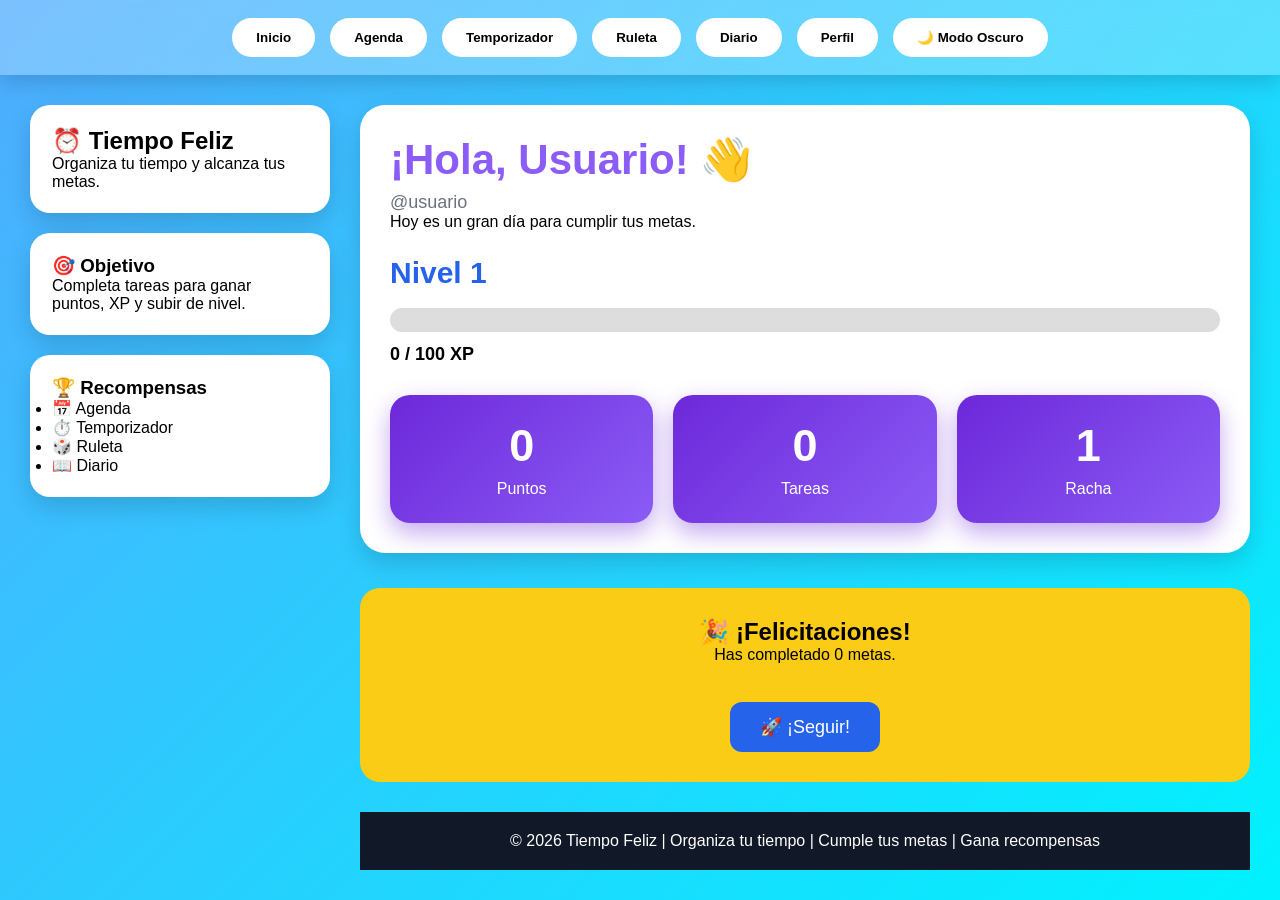
<file: index.html>
<!DOCTYPE html>
<html lang="es">

<head>

<meta charset="UTF-8">
<meta name="viewport" content="width=device-width, initial-scale=1.0">

<title>Tiempo Feliz</title>

<style>

*{
margin:0;
padding:0;
box-sizing:border-box;
font-family:'Segoe UI',sans-serif;
}

body{
background:linear-gradient(135deg,#4facfe,#00f2fe);
min-height:100vh;
transition:.4s;
}

body.dark-mode{
background:linear-gradient(135deg,#0f172a,#1e293b,#111827);
color:white;
}

.navbar{
position:sticky;
top:0;
display:flex;
justify-content:center;
align-items:center;
gap:15px;
padding:18px;
background:rgba(255,255,255,.25);
backdrop-filter:blur(15px);
box-shadow:0 8px 20px rgba(0,0,0,.15);
z-index:999;
}

.dark-mode .navbar{
background:#111827;
}

.navbar button{
padding:12px 24px;
border:none;
border-radius:30px;
background:white;
cursor:pointer;
font-weight:bold;
transition:.3s;
}

.dark-mode .navbar button{
background:#1f2937;
color:white;
}

.navbar button:hover{
background:#2563eb;
color:white;
transform:translateY(-3px);
}

.navbar a{
text-decoration:none;
color:inherit;
}

.dashboard{
display:flex;
gap:30px;
padding:30px;
}

.sidebar{
width:300px;
display:flex;
flex-direction:column;
gap:20px;
}

.logo,.card{
background:white;
border-radius:20px;
padding:22px;
box-shadow:0 10px 25px rgba(0,0,0,.15);
}

.dark-mode .logo,
.dark-mode .card{
background:#1f2937;
}

.card:hover{
transform:translateY(-5px);
}

.contenido{
flex:1;
}

.bienvenida{
background:white;
padding:30px;
border-radius:25px;
box-shadow:0 10px 25px rgba(0,0,0,.15);
}

.dark-mode .bienvenida{
background:#1f2937;
}

#saludo{
font-size:42px;
color:#8b5cf6;
}

#usuarioInicio{
margin-top:8px;
font-size:18px;
color:#6b7280;
}

.dark-mode #usuarioInicio{
color:#cbd5e1;
}

#nivelTexto{
margin-top:25px;
font-size:30px;
color:#2563eb;
}

.dark-mode #nivelTexto{
color:#60a5fa;
}

.barra{
width:100%;
height:24px;
background:#ddd;
border-radius:30px;
overflow:hidden;
margin-top:18px;
}

.progreso{
height:100%;
width:0%;
background:linear-gradient(90deg,#22c55e,#10b981);
transition:1s;
}

#xpTexto{
margin-top:12px;
font-size:18px;
font-weight:bold;
}

.estadisticas{
display:grid;
grid-template-columns:repeat(3,1fr);
gap:20px;
margin-top:30px;
}

.estadistica{
background:linear-gradient(135deg,#6d28d9,#8b5cf6);
color:white;
padding:25px;
border-radius:20px;
text-align:center;
box-shadow:0 10px 25px rgba(109,40,217,.4);
transition:.3s;
}

.estadistica:hover{
transform:translateY(-8px);
}

.estadistica h2{
font-size:45px;
margin-bottom:8px;
}

.felicitacion{
margin-top:35px;
background:#facc15;
padding:30px;
border-radius:20px;
text-align:center;
}

.seguir{
margin-top:20px;
padding:14px 30px;
border:none;
border-radius:12px;
background:#2563eb;
color:white;
font-size:18px;
cursor:pointer;
}

footer{
margin-top:30px;
background:#111827;
color:white;
padding:20px;
text-align:center;
}

</style>

</head>

<body>

<nav class="navbar">

<button>Inicio</button>

<button><a href="agenda.html">Agenda</a></button>

<button><a href="temporizador.html">Temporizador</a></button>

<button><a href="ruleta.html">Ruleta</a></button>

<button><a href="diario.html">Diario</a></button>

<button><a href="perfil.html">Perfil</a></button>

<button id="modoBtn" onclick="cambiarModo()">

🌙 Modo Oscuro

</button>

</nav>

<div class="dashboard">

<aside class="sidebar">

<div class="logo">

<h2>⏰ Tiempo Feliz</h2>

<p>Organiza tu tiempo y alcanza tus metas.</p>

</div>

<div class="card">

<h3>🎯 Objetivo</h3>

<p>Completa tareas para ganar puntos, XP y subir de nivel.</p>

</div>

<div class="card">

<h3>🏆 Recompensas</h3>

<ul>

<li>📅 Agenda</li>
<li>⏱️ Temporizador</li>
<li>🎲 Ruleta</li>
<li>📖 Diario</li>

</ul>

</div>

</aside>

<main class="contenido">

<section class="bienvenida">

<h2 id="saludo">¡Hola! 👋</h2>

<p id="usuarioInicio">@usuario</p>

<p>Hoy es un gran día para cumplir tus metas.</p>

<h3 id="nivelTexto">Nivel 1</h3>

<div class="barra">

<div class="progreso" id="barraXP"></div>

</div>

<p id="xpTexto">0 / 100 XP</p>

<div class="estadisticas">

<div class="estadistica">

<h2 id="puntos">0</h2>

<p>Puntos</p>

</div>

<div class="estadistica">

<h2 id="tareas">0</h2>

<p>Tareas</p>

</div>

<div class="estadistica">

<h2 id="racha">1</h2>

<p>Racha</p>

</div>

</div>

</section>

<section class="felicitacion">

<h2>🎉 ¡Felicitaciones!</h2>

<p>Has completado <span id="metasCompletadas">0</span> metas.</p>

<br>

<button class="seguir">

🚀 ¡Seguir!

</button>

</section>
<footer>

<p>© 2026 Tiempo Feliz | Organiza tu tiempo | Cumple tus metas | Gana recompensas</p>

</footer>

<script>

// ==========================
// CARGAR DATOS
// ==========================

window.onload=function(){

    // Tema
    if(localStorage.getItem("tema")=="oscuro"){

        document.body.classList.add("dark-mode");
        document.getElementById("modoBtn").innerHTML="☀️ Modo Claro";

    }

    actualizarDashboard();

}

// ==========================
// ACTUALIZAR DASHBOARD
// ==========================

function actualizarDashboard(){

    let nombre=localStorage.getItem("nombre") || "Usuario";
    let usuario=localStorage.getItem("usuario") || "usuario";

    let puntos=Number(localStorage.getItem("puntos")) || 0;
    let tareas=Number(localStorage.getItem("tareas")) || 0;
    let xp=Number(localStorage.getItem("xp")) || 0;
    let nivel=Number(localStorage.getItem("nivel")) || 1;
    let racha=Number(localStorage.getItem("racha")) || 1;

    document.getElementById("saludo").innerHTML=
    "¡Hola, "+nombre+"! 👋";

    document.getElementById("usuarioInicio").innerHTML=
    "@"+usuario;

    document.getElementById("puntos").innerHTML=
    puntos;

    document.getElementById("tareas").innerHTML=
    tareas;

    document.getElementById("racha").innerHTML=
    racha;

    document.getElementById("nivelTexto").innerHTML=
    "Nivel "+nivel;

    document.getElementById("xpTexto").innerHTML=
    xp+" / 100 XP";

    document.getElementById("barraXP").style.width=
    xp+"%";

    document.getElementById("metasCompletadas").innerHTML=
    tareas;

}

// ==========================
// MODO OSCURO
// ==========================

function cambiarModo(){

    document.body.classList.toggle("dark-mode");

    if(document.body.classList.contains("dark-mode")){

        localStorage.setItem("tema","oscuro");
        document.getElementById("modoBtn").innerHTML="☀️ Modo Claro";

    }else{

        localStorage.setItem("tema","claro");
        document.getElementById("modoBtn").innerHTML="🌙 Modo Oscuro";

    }

}

// ==========================
// ACTUALIZAR AUTOMÁTICAMENTE
// ==========================

setInterval(actualizarDashboard,500);

// ==========================
// EFECTO TARJETAS
// ==========================

document.querySelectorAll(".estadistica").forEach(function(card){

    card.addEventListener("mouseenter",function(){

        card.style.transform="translateY(-8px) scale(1.05)";

    });

    card.addEventListener("mouseleave",function(){

        card.style.transform="translateY(0) scale(1)";

    });

});

</script>

</body>

</html>
</file>
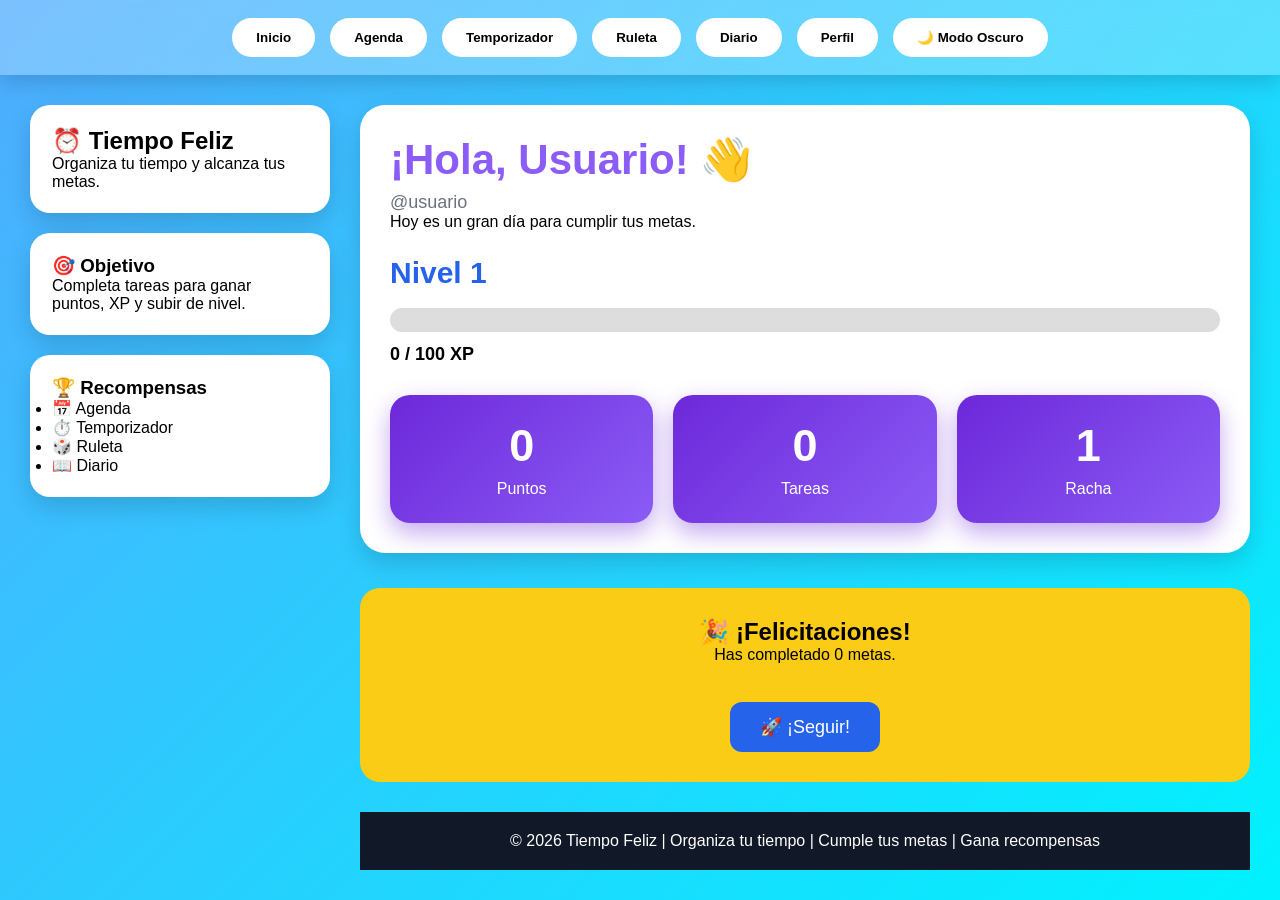
<file: tiempo feliz/index.html>
<!DOCTYPE html>
<html lang="es">

<head>

<meta charset="UTF-8">
<meta name="viewport" content="width=device-width, initial-scale=1.0">

<title>Tiempo Feliz</title>

<style>

*{
margin:0;
padding:0;
box-sizing:border-box;
font-family:'Segoe UI',sans-serif;
}

body{
background:linear-gradient(135deg,#4facfe,#00f2fe);
min-height:100vh;
transition:.4s;
}

body.dark-mode{
background:linear-gradient(135deg,#0f172a,#1e293b,#111827);
color:white;
}

.navbar{
position:sticky;
top:0;
display:flex;
justify-content:center;
align-items:center;
gap:15px;
padding:18px;
background:rgba(255,255,255,.25);
backdrop-filter:blur(15px);
box-shadow:0 8px 20px rgba(0,0,0,.15);
z-index:999;
}

.dark-mode .navbar{
background:#111827;
}

.navbar button{
padding:12px 24px;
border:none;
border-radius:30px;
background:white;
cursor:pointer;
font-weight:bold;
transition:.3s;
}

.dark-mode .navbar button{
background:#1f2937;
color:white;
}

.navbar button:hover{
background:#2563eb;
color:white;
transform:translateY(-3px);
}

.navbar a{
text-decoration:none;
color:inherit;
}

.dashboard{
display:flex;
gap:30px;
padding:30px;
}

.sidebar{
width:300px;
display:flex;
flex-direction:column;
gap:20px;
}

.logo,.card{
background:white;
border-radius:20px;
padding:22px;
box-shadow:0 10px 25px rgba(0,0,0,.15);
}

.dark-mode .logo,
.dark-mode .card{
background:#1f2937;
}

.card:hover{
transform:translateY(-5px);
}

.contenido{
flex:1;
}

.bienvenida{
background:white;
padding:30px;
border-radius:25px;
box-shadow:0 10px 25px rgba(0,0,0,.15);
}

.dark-mode .bienvenida{
background:#1f2937;
}

#saludo{
font-size:42px;
color:#8b5cf6;
}

#usuarioInicio{
margin-top:8px;
font-size:18px;
color:#6b7280;
}

.dark-mode #usuarioInicio{
color:#cbd5e1;
}

#nivelTexto{
margin-top:25px;
font-size:30px;
color:#2563eb;
}

.dark-mode #nivelTexto{
color:#60a5fa;
}

.barra{
width:100%;
height:24px;
background:#ddd;
border-radius:30px;
overflow:hidden;
margin-top:18px;
}

.progreso{
height:100%;
width:0%;
background:linear-gradient(90deg,#22c55e,#10b981);
transition:1s;
}

#xpTexto{
margin-top:12px;
font-size:18px;
font-weight:bold;
}

.estadisticas{
display:grid;
grid-template-columns:repeat(3,1fr);
gap:20px;
margin-top:30px;
}

.estadistica{
background:linear-gradient(135deg,#6d28d9,#8b5cf6);
color:white;
padding:25px;
border-radius:20px;
text-align:center;
box-shadow:0 10px 25px rgba(109,40,217,.4);
transition:.3s;
}

.estadistica:hover{
transform:translateY(-8px);
}

.estadistica h2{
font-size:45px;
margin-bottom:8px;
}

.felicitacion{
margin-top:35px;
background:#facc15;
padding:30px;
border-radius:20px;
text-align:center;
}

.seguir{
margin-top:20px;
padding:14px 30px;
border:none;
border-radius:12px;
background:#2563eb;
color:white;
font-size:18px;
cursor:pointer;
}

footer{
margin-top:30px;
background:#111827;
color:white;
padding:20px;
text-align:center;
}

</style>

</head>

<body>

<nav class="navbar">

<button>Inicio</button>

<button><a href="botones/agenda.html">Agenda</a></button>

<button><a href="botones/temporizador.html">Temporizador</a></button>

<button><a href="botones/ruleta.html">Ruleta</a></button>

<button><a href="botones/diario.html">Diario</a></button>

<button><a href="botones/perfil.html">Perfil</a></button>

<button id="modoBtn" onclick="cambiarModo()">

🌙 Modo Oscuro

</button>

</nav>

<div class="dashboard">

<aside class="sidebar">

<div class="logo">

<h2>⏰ Tiempo Feliz</h2>

<p>Organiza tu tiempo y alcanza tus metas.</p>

</div>

<div class="card">

<h3>🎯 Objetivo</h3>

<p>Completa tareas para ganar puntos, XP y subir de nivel.</p>

</div>

<div class="card">

<h3>🏆 Recompensas</h3>

<ul>

<li>📅 Agenda</li>
<li>⏱️ Temporizador</li>
<li>🎲 Ruleta</li>
<li>📖 Diario</li>

</ul>

</div>

</aside>

<main class="contenido">

<section class="bienvenida">

<h2 id="saludo">¡Hola! 👋</h2>

<p id="usuarioInicio">@usuario</p>

<p>Hoy es un gran día para cumplir tus metas.</p>

<h3 id="nivelTexto">Nivel 1</h3>

<div class="barra">

<div class="progreso" id="barraXP"></div>

</div>

<p id="xpTexto">0 / 100 XP</p>

<div class="estadisticas">

<div class="estadistica">

<h2 id="puntos">0</h2>

<p>Puntos</p>

</div>

<div class="estadistica">

<h2 id="tareas">0</h2>

<p>Tareas</p>

</div>

<div class="estadistica">

<h2 id="racha">1</h2>

<p>Racha</p>

</div>

</div>

</section>

<section class="felicitacion">

<h2>🎉 ¡Felicitaciones!</h2>

<p>Has completado <span id="metasCompletadas">0</span> metas.</p>

<br>

<button class="seguir">

🚀 ¡Seguir!

</button>

</section>
<footer>

<p>© 2026 Tiempo Feliz | Organiza tu tiempo | Cumple tus metas | Gana recompensas</p>

</footer>

<script>

// ==========================
// CARGAR DATOS
// ==========================

window.onload=function(){

    // Tema
    if(localStorage.getItem("tema")=="oscuro"){

        document.body.classList.add("dark-mode");
        document.getElementById("modoBtn").innerHTML="☀️ Modo Claro";

    }

    actualizarDashboard();

}

// ==========================
// ACTUALIZAR DASHBOARD
// ==========================

function actualizarDashboard(){

    let nombre=localStorage.getItem("nombre") || "Usuario";
    let usuario=localStorage.getItem("usuario") || "usuario";

    let puntos=Number(localStorage.getItem("puntos")) || 0;
    let tareas=Number(localStorage.getItem("tareas")) || 0;
    let xp=Number(localStorage.getItem("xp")) || 0;
    let nivel=Number(localStorage.getItem("nivel")) || 1;
    let racha=Number(localStorage.getItem("racha")) || 1;

    document.getElementById("saludo").innerHTML=
    "¡Hola, "+nombre+"! 👋";

    document.getElementById("usuarioInicio").innerHTML=
    "@"+usuario;

    document.getElementById("puntos").innerHTML=
    puntos;

    document.getElementById("tareas").innerHTML=
    tareas;

    document.getElementById("racha").innerHTML=
    racha;

    document.getElementById("nivelTexto").innerHTML=
    "Nivel "+nivel;

    document.getElementById("xpTexto").innerHTML=
    xp+" / 100 XP";

    document.getElementById("barraXP").style.width=
    xp+"%";

    document.getElementById("metasCompletadas").innerHTML=
    tareas;

}

// ==========================
// MODO OSCURO
// ==========================

function cambiarModo(){

    document.body.classList.toggle("dark-mode");

    if(document.body.classList.contains("dark-mode")){

        localStorage.setItem("tema","oscuro");
        document.getElementById("modoBtn").innerHTML="☀️ Modo Claro";

    }else{

        localStorage.setItem("tema","claro");
        document.getElementById("modoBtn").innerHTML="🌙 Modo Oscuro";

    }

}

// ==========================
// ACTUALIZAR AUTOMÁTICAMENTE
// ==========================

setInterval(actualizarDashboard,500);

// ==========================
// EFECTO TARJETAS
// ==========================

document.querySelectorAll(".estadistica").forEach(function(card){

    card.addEventListener("mouseenter",function(){

        card.style.transform="translateY(-8px) scale(1.05)";

    });

    card.addEventListener("mouseleave",function(){

        card.style.transform="translateY(0) scale(1)";

    });

});

</script>

</body>

</html>
</file>
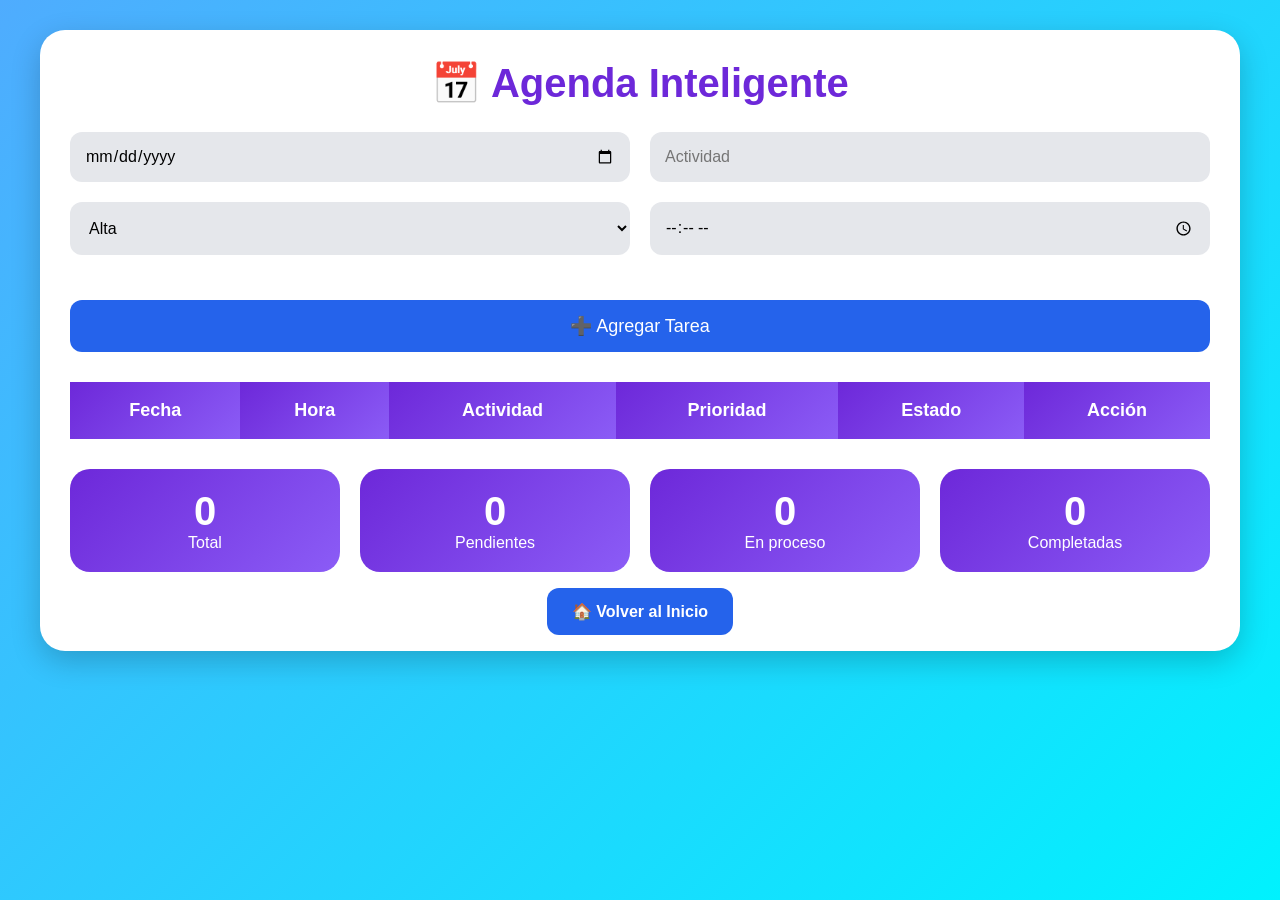
<file: agenda.html>
<!DOCTYPE html>
<html lang="es">

<head>

<meta charset="UTF-8">
<meta name="viewport" content="width=device-width, initial-scale=1.0">

<title>Agenda | Tiempo Feliz</title>

<link rel="stylesheet" href="stylesagenda.css">

</head>

<body>

<div class="contenedor">

<h1>📅 Agenda Inteligente</h1>

<div class="panel">

<input
type="date"
id="fecha">

<input
type="text"
id="actividad"
placeholder="Actividad">

<select id="prioridad">

<option>Alta</option>
<option>Media</option>
<option>Baja</option>

</select>

<input
type="time"
id="hora">

</div>

<button
class="btnAgregar"
onclick="agregarTarea()">

➕ Agregar Tarea

</button>

<div class="tabla">

<table>

<thead>

<tr>

<th>Fecha</th>
<th>Hora</th>
<th>Actividad</th>
<th>Prioridad</th>
<th>Estado</th>
<th>Acción</th>

</tr>

</thead>

<tbody id="listaTareas">

</tbody>

</table>

</div>

<div class="resumen">

<div class="tarjeta">

<h2 id="totalTareas">0</h2>

<p>Total</p>

</div>

<div class="tarjeta">

<h2 id="pendientes">0</h2>

<p>Pendientes</p>

</div>

<div class="tarjeta">

<h2 id="proceso">0</h2>

<p>En proceso</p>

</div>

<div class="tarjeta">

<h2 id="completadas">0</h2>

<p>Completadas</p>

</div>

</div>

<div class="inicio">

<a href="../index.html">

🏠 Volver al Inicio

</a>

</div>
<script>

let tareas = JSON.parse(localStorage.getItem("agenda")) || [];

// ==========================
// CARGAR
// ==========================

window.onload = function(){

    if(localStorage.getItem("tema")=="oscuro"){

        document.body.classList.add("dark-mode");

    }

    mostrarTareas();

}

// ==========================
// AGREGAR TAREA
// ==========================

function agregarTarea(){

    let fecha=document.getElementById("fecha").value;
    let actividad=document.getElementById("actividad").value.trim();
    let prioridad=document.getElementById("prioridad").value;
    let hora=document.getElementById("hora").value;

    if(fecha=="" || actividad=="" || hora==""){

        alert("Completa todos los campos");
        return;

    }

    tareas.push({

        fecha:fecha,
        actividad:actividad,
        prioridad:prioridad,
        hora:hora,
        estado:"Pendiente",
        recompensa:false

    });

    localStorage.setItem("agenda",JSON.stringify(tareas));

    document.getElementById("fecha").value="";
    document.getElementById("actividad").value="";
    document.getElementById("hora").value="";

    mostrarTareas();

}

// ==========================
// MOSTRAR TAREAS
// ==========================

function mostrarTareas(){

    let lista=document.getElementById("listaTareas");

    lista.innerHTML="";

    let pendientes=0;
    let proceso=0;
    let completadas=0;

    tareas.forEach(function(tarea,index){

        if(tarea.estado=="Pendiente") pendientes++;
        if(tarea.estado=="En proceso") proceso++;
        if(tarea.estado=="Completada") completadas++;

        lista.innerHTML+=`

<tr>

<td>${tarea.fecha}</td>

<td>${tarea.hora}</td>

<td>${tarea.actividad}</td>

<td>${tarea.prioridad}</td>

<td>

<select
class="estado"
onchange="cambiarEstado(${index},this.value)">

<option value="Pendiente"
${tarea.estado=="Pendiente"?"selected":""}>
⏳ Pendiente
</option>

<option value="En proceso"
${tarea.estado=="En proceso"?"selected":""}>
🔄 En proceso
</option>

<option value="Completada"
${tarea.estado=="Completada"?"selected":""}>
✅ Completada
</option>

</select>

</td>

<td class="acciones">

<button
class="editar"
onclick="editar(${index})">

✏️

</button>

<button
class="eliminar"
onclick="eliminar(${index})">

🗑️

</button>

</td>

</tr>

`;

    });

    document.getElementById("totalTareas").innerHTML=tareas.length;
    document.getElementById("pendientes").innerHTML=pendientes;
    document.getElementById("proceso").innerHTML=proceso;
    document.getElementById("completadas").innerHTML=completadas;

}
// ==========================
// CAMBIAR ESTADO
// ==========================

function cambiarEstado(index, estado){

    tareas[index].estado = estado;

    if(estado=="Completada" && !tareas[index].recompensa){

        tareas[index].recompensa = true;

        let puntos = Number(localStorage.getItem("puntos")) || 0;
        let xp = Number(localStorage.getItem("xp")) || 0;
        let nivel = Number(localStorage.getItem("nivel")) || 1;
        let tareasCompletadas = Number(localStorage.getItem("tareas")) || 0;
        let racha = Number(localStorage.getItem("racha")) || 1;

        puntos += 10;
        xp += 10;
        tareasCompletadas++;

        // Subir de nivel automáticamente
        while(xp >= 100){
            xp -= 100;
            nivel++;
            alert("🎉 ¡Felicidades! Subiste al Nivel " + nivel);
        }

        localStorage.setItem("puntos", puntos);
        localStorage.setItem("xp", xp);
        localStorage.setItem("nivel", nivel);
        localStorage.setItem("tareas", tareasCompletadas);
        localStorage.setItem("racha", racha);

    }

    localStorage.setItem("agenda", JSON.stringify(tareas));

    mostrarTareas();

}

// ==========================
// EDITAR
// ==========================

function editar(index){

    let nuevo = prompt("Editar actividad:", tareas[index].actividad);

    if(nuevo==null) return;

    nuevo = nuevo.trim();

    if(nuevo=="") return;

    tareas[index].actividad = nuevo;

    localStorage.setItem("agenda", JSON.stringify(tareas));

    mostrarTareas();

}

// ==========================
// ELIMINAR
// ==========================

function eliminar(index){

    if(confirm("¿Eliminar esta tarea?")){

        tareas.splice(index,1);

        localStorage.setItem("agenda", JSON.stringify(tareas));

        mostrarTareas();

    }

}

// ==========================
// ACTUALIZAR AUTOMÁTICAMENTE
// ==========================

setInterval(function(){

    tareas = JSON.parse(localStorage.getItem("agenda")) || [];

    mostrarTareas();

},1000);

</script>

</body>

</html>
</file>
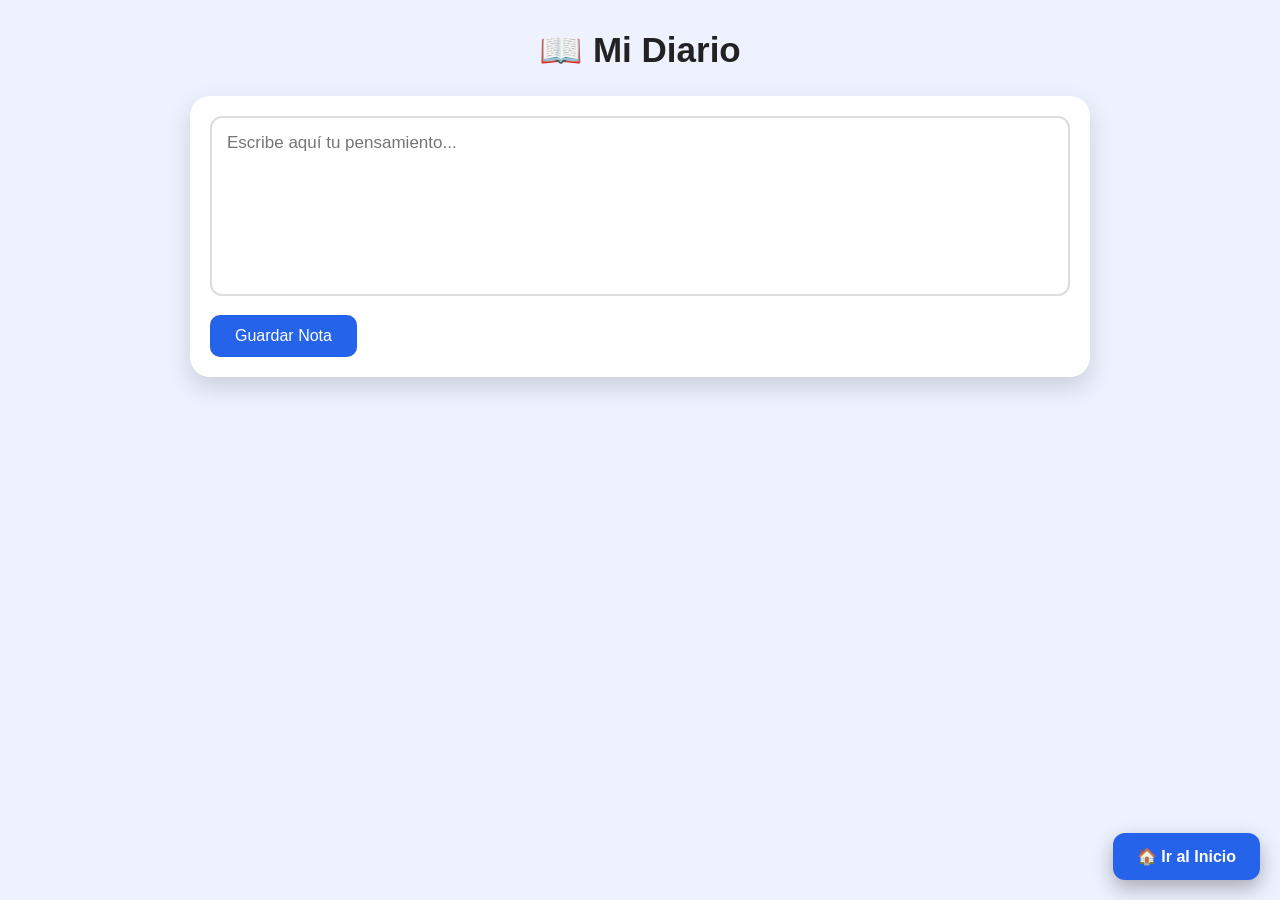
<file: diario.html>
<!DOCTYPE html>
<html lang="es">

<head>

<meta charset="UTF-8">
<meta name="viewport" content="width=device-width, initial-scale=1.0">

<title>Mi Diario</title>

<link rel="stylesheet" href="stylesdiario.css">

</head>

<body>
<a href="../index.html" class="btn-inicio">
    🏠 Ir al Inicio
</a>

<div class="app">

<div class="header">
<h1>📖 Mi Diario</h1>
</div>

<div class="editor">

<textarea
id="textoNota"
placeholder="Escribe aquí tu pensamiento...">
</textarea>

<button
class="btn"
onclick="guardarNota()">

Guardar Nota

</button>

</div>

<div
class="notas"
id="listaNotas">

</div>
<script>

// ===== MODO OSCURO =====
function aplicarTema(){

    if(localStorage.getItem("tema")=="oscuro"){
        document.body.classList.add("dark");
    }else{
        document.body.classList.remove("dark");
    }

}

window.onload=function(){

    aplicarTema();

    mostrarNotas();

};

window.addEventListener("focus",aplicarTema);

// ===== NOTAS =====

let notas=JSON.parse(localStorage.getItem("notas")) || [];

function guardarNota(){

    let texto=document.getElementById("textoNota").value.trim();

    if(texto==""){
        alert("Escribe una nota.");
        return;
    }

    notas.push({

        texto:texto,
        fecha:new Date().toLocaleString()

    });

    localStorage.setItem("notas",JSON.stringify(notas));

    document.getElementById("textoNota").value="";

    mostrarNotas();

}

function mostrarNotas(){

    let lista=document.getElementById("listaNotas");

    lista.innerHTML="";

    notas.slice().reverse().forEach((nota,i)=>{

        lista.innerHTML+=`

        <div class="card">

            <div class="fecha">
                📅 ${nota.fecha}
            </div>

            <div class="texto">
                ${nota.texto}
            </div>

            <button class="btn"
            onclick="editarNota(${notas.length-1-i})">
            ✏️ Editar
            </button>

            <button class="delete"
            onclick="eliminarNota(${notas.length-1-i})">
            🗑️ Eliminar
            </button>

        </div>

        `;

    });

}

function editarNota(i){

    let nuevo=prompt("Editar nota",notas[i].texto);

    if(nuevo!=null && nuevo.trim()!=""){

        notas[i].texto=nuevo;

        localStorage.setItem("notas",JSON.stringify(notas));

        mostrarNotas();

    }

}

function eliminarNota(i){

    if(confirm("¿Eliminar nota?")){

        notas.splice(i,1);

        localStorage.setItem("notas",JSON.stringify(notas));

        mostrarNotas();

    }

}

</script>

</body>
</html>
</file>
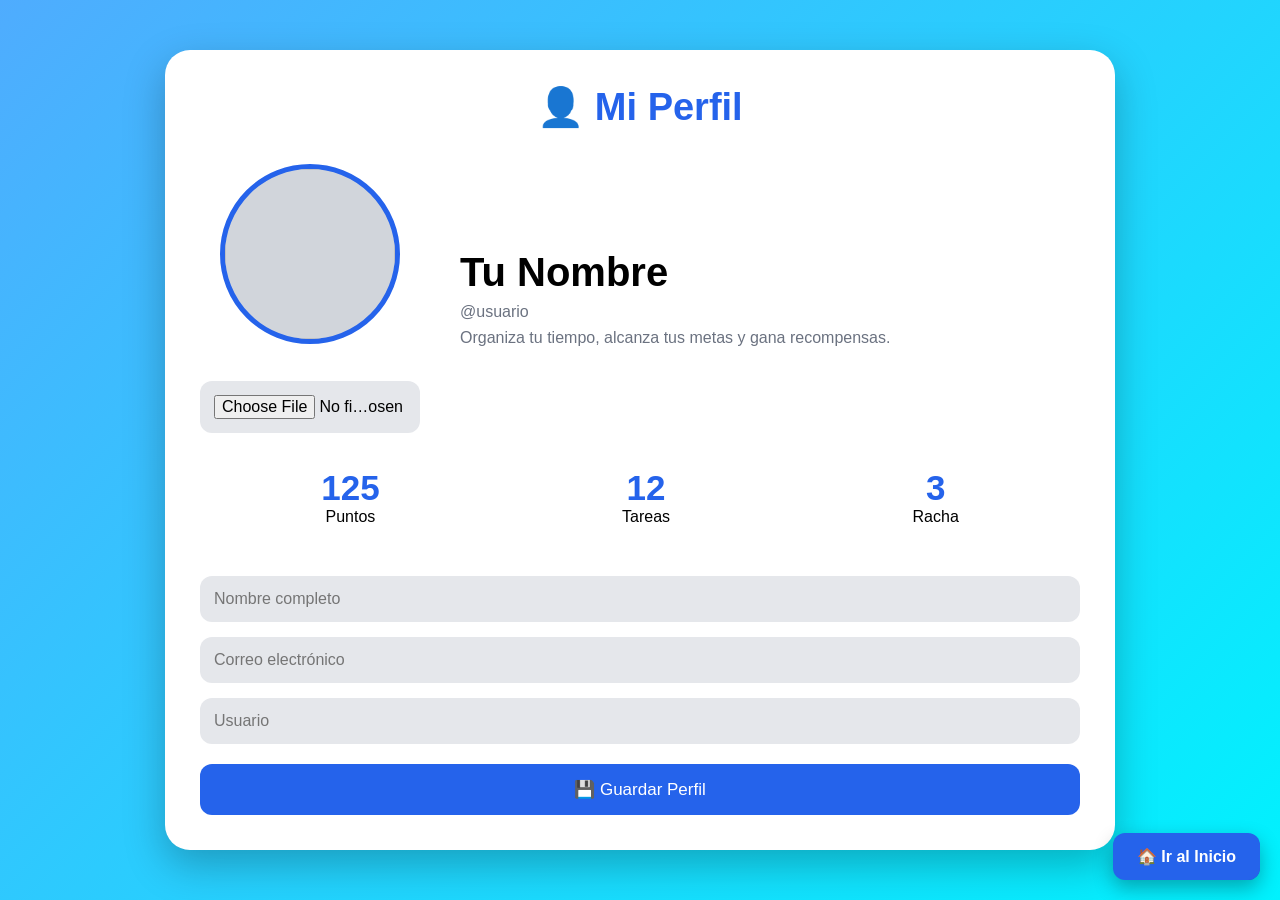
<file: perfil.html>
<!DOCTYPE html>
<html lang="es">

<head>

<meta charset="UTF-8">
<meta name="viewport" content="width=device-width, initial-scale=1.0">

<title>Mi Perfil | Tiempo Feliz</title>
<link rel="stylesheet" href="stylesperfil.css">
</head>

<body>
<a href="../index.html" class="btn-inicio">
    🏠 Ir al Inicio
</a>
<div class="perfil">

<div class="titulo">

<h1>👤 Mi Perfil</h1>

</div>

<div class="cabecera">

<div class="foto">

<img id="preview">

<br><br>

<input
type="file"
id="fotoPerfil"
accept="image/*">

</div>

<div class="info">

<h2 id="nombrePerfil">Tu Nombre</h2>

<p id="usuarioPerfil">@usuario</p>

<p>Organiza tu tiempo, alcanza tus metas y gana recompensas.</p>

</div>

</div>

<div class="estadisticas">

<div>

<h2>125</h2>

<p>Puntos</p>

</div>

<div>

<h2>12</h2>

<p>Tareas</p>

</div>

<div>

<h2>3</h2>

<p>Racha</p>

</div>

</div>

<input
type="text"
id="nombre"
placeholder="Nombre completo">

<input
type="email"
id="correo"
placeholder="Correo electrónico">

<input
type="text"
id="usuario"
placeholder="Usuario">

<button onclick="guardarPerfil()">

💾 Guardar Perfil

</button>

<a href="../index.html">

<button class="inicio">

🏠 Inicio

</button>

</a>

<script>
    // ==========================
// APLICAR TEMA
// ==========================

function aplicarTema(){

    if(localStorage.getItem("tema")=="oscuro"){

        document.body.classList.add("dark-mode");

    }else{

        document.body.classList.remove("dark-mode");

    }

}

// ==========================
// CAMBIAR FOTO
// ==========================

document.getElementById("fotoPerfil").addEventListener("change",function(e){

    let archivo=e.target.files[0];

    if(!archivo) return;

    let lector=new FileReader();

    lector.onload=function(x){

        document.getElementById("preview").src=x.target.result;

        localStorage.setItem("fotoPerfil",x.target.result);

    }

    lector.readAsDataURL(archivo);

});

// ==========================
// GUARDAR PERFIL
// ==========================

function guardarPerfil(){

    let nombre=document.getElementById("nombre").value.trim();
    let correo=document.getElementById("correo").value.trim();
    let usuario=document.getElementById("usuario").value.trim();

    if(nombre==""){

        alert("Escribe tu nombre.");

        return;

    }

    localStorage.setItem("nombre",nombre);
    localStorage.setItem("correo",correo);
    localStorage.setItem("usuario",usuario);

    document.getElementById("nombrePerfil").textContent=nombre;
    document.getElementById("usuarioPerfil").textContent="@"+usuario;

    alert("✅ Perfil guardado correctamente.");

}

// ==========================
// CARGAR DATOS
// ==========================

window.onload=function(){

    aplicarTema();

    document.getElementById("nombre").value=
    localStorage.getItem("nombre") || "";

    document.getElementById("correo").value=
    localStorage.getItem("correo") || "";

    document.getElementById("usuario").value=
    localStorage.getItem("usuario") || "";

    document.getElementById("nombrePerfil").textContent=
    localStorage.getItem("nombre") || "Tu Nombre";

    document.getElementById("usuarioPerfil").textContent=
    "@"+(localStorage.getItem("usuario") || "usuario");

    let foto=localStorage.getItem("fotoPerfil");

    if(foto){

        document.getElementById("preview").src=foto;

    }

}

// ==========================
// ACTUALIZAR TEMA SI CAMBIA
// ==========================

setInterval(aplicarTema,300);

</script>

</body>
<div class="menu">

</html>
</file>
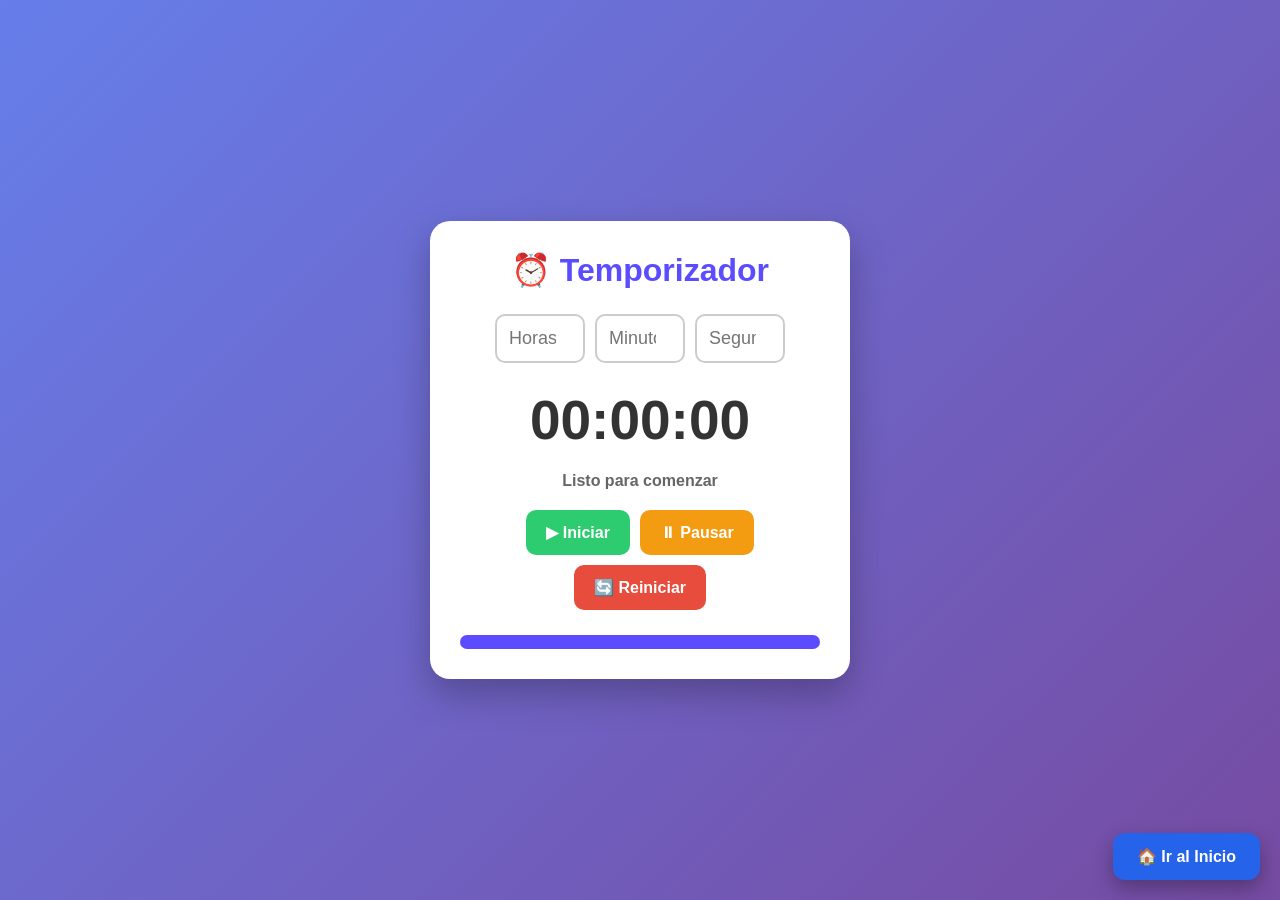
<file: temporizador.html>
<!DOCTYPE html>
<html lang="es">

<head>
<meta charset="UTF-8">
<meta name="viewport" content="width=device-width, initial-scale=1.0">
<title>Temporizador | Tiempo Feliz</title>

<link rel="stylesheet" href="styletemporizador.css">
</head>

<body>
<a href="../index.html" class="btn-inicio">
    🏠 Ir al Inicio
</a>
<div class="card">

<h1>⏰ Temporizador</h1>

<div class="inputs">

<input
type="number"
id="h"
placeholder="Horas"
min="0"
max="24">

<input
type="number"
id="m"
placeholder="Minutos"
min="0"
max="59">

<input
type="number"
id="s"
placeholder="Segundos"
min="0"
max="59">

</div>

<div id="tiempo">00:00:00</div>

<div class="estado" id="estado">

Listo para comenzar

</div>

<div class="botones">

<button id="start">
▶ Iniciar
</button>

<button id="pause">
⏸ Pausar
</button>

<button id="reset">
🔄 Reiniciar
</button>

</div>

<div class="barra">

<div id="progreso"></div>

</div>
<script>

let restante = 0;
let inicial = 0;
let intervalo = null;

const tiempo = document.getElementById("tiempo");
const progreso = document.getElementById("progreso");
const estado = document.getElementById("estado");

/* ==========================
   MODO OSCURO
========================== */

if(localStorage.getItem("tema") === "oscuro"){

    document.body.classList.add("dark-mode");

}

/* ==========================
   MOSTRAR TIEMPO
========================== */

function mostrar(){

    let h = Math.floor(restante / 3600);
    let m = Math.floor((restante % 3600) / 60);
    let s = restante % 60;

    tiempo.textContent =
    String(h).padStart(2,"0") + ":" +
    String(m).padStart(2,"0") + ":" +
    String(s).padStart(2,"0");

    if(inicial > 0){

        let porcentaje = (restante / inicial) * 100;

        progreso.style.width = porcentaje + "%";

    }else{

        progreso.style.width = "100%";

    }

}

/* ==========================
   INICIAR
========================== */

document.getElementById("start").onclick = function(){

    if(intervalo != null){

        return;

    }

    if(restante === 0){

        let h = parseInt(document.getElementById("h").value) || 0;
        let m = parseInt(document.getElementById("m").value) || 0;
        let s = parseInt(document.getElementById("s").value) || 0;

        if(h > 24 || m > 59 || s > 59){

            alert("Tiempo inválido.");
            return;

        }

        if(h == 24 && (m > 0 || s > 0)){

            alert("El máximo permitido es 24:00:00");
            return;

        }

        if(h == 0 && m == 0 && s == 0){

            alert("Debes ingresar un tiempo.");
            return;

        }

        restante = (h * 3600) + (m * 60) + s;

        inicial = restante;

    }

    estado.textContent = "⏳ Temporizador en marcha";

    mostrar();

    intervalo = setInterval(function(){

        restante--;

        mostrar();

        if(restante <= 0){

            clearInterval(intervalo);

            intervalo = null;

            restante = 0;

            mostrar();

            estado.textContent = "✅ Tiempo finalizado";

            alert("⏰ ¡El tiempo terminó!");

        }

    },1000);

}
/* ==========================
   PAUSAR
========================== */

document.getElementById("pause").onclick = function(){

    clearInterval(intervalo);
    intervalo = null;

    if(restante > 0){
        estado.textContent = "⏸ Temporizador pausado";
    }

}

/* ==========================
   REINICIAR
========================== */

document.getElementById("reset").onclick = function(){

    clearInterval(intervalo);
    intervalo = null;

    restante = 0;
    inicial = 0;

    document.getElementById("h").value = "";
    document.getElementById("m").value = "";
    document.getElementById("s").value = "";

    estado.textContent = "Listo para comenzar";

    progreso.style.width = "100%";

    mostrar();

}

/* ==========================
   INICIAR PANTALLA
========================== */

mostrar();

</script>

</body>

</html>
</file>
<file: stylesagenda.css>
*{
margin:0;
padding:0;
box-sizing:border-box;
font-family:'Segoe UI',sans-serif;
}

body{
background:linear-gradient(135deg,#4facfe,#00f2fe);
padding:30px;
transition:.4s;
min-height:100vh;
}

body.dark-mode{
background:linear-gradient(135deg,#0f172a,#1e293b,#111827);
color:white;
}

.contenedor{

max-width:1200px;
margin:auto;
background:white;
padding:30px;
border-radius:25px;
box-shadow:0 10px 30px rgba(0,0,0,.2);

}

body.dark-mode .contenedor{

background:#1f2937;

}

h1{

text-align:center;
margin-bottom:25px;
color:#6d28d9;
font-size:40px;

}

.panel{

display:grid;
grid-template-columns:repeat(2,1fr);
gap:20px;
margin-bottom:25px;

}

.panel input,
.panel select{

padding:15px;
border:none;
border-radius:12px;
background:#e5e7eb;
font-size:16px;

}

body.dark-mode input,
body.dark-mode select{

background:#374151;
color:white;

}

.btnAgregar{

width:100%;
padding:15px;
margin-top:20px;
border:none;
border-radius:12px;
background:#2563eb;
color:white;
font-size:18px;
cursor:pointer;
transition:.3s;

}

.btnAgregar:hover{

background:#1d4ed8;

}

.tabla{

margin-top:30px;
overflow:auto;

}

table{

width:100%;
border-collapse:collapse;

}

th{

background:linear-gradient(135deg,#6d28d9,#8b5cf6);
color:white;
padding:18px;
font-size:18px;

}

td{

padding:15px;
text-align:center;
border-bottom:1px solid #ddd;

}

body.dark-mode td{

border-color:#374151;

}

.estado{

padding:10px;
border:none;
border-radius:10px;
font-weight:bold;
cursor:pointer;
background:#374151;
color:white;
min-width:170px;

}

.estado option{

background:white;
color:black;

}

.acciones button{

padding:10px 15px;
margin:3px;
border:none;
border-radius:10px;
cursor:pointer;
font-size:18px;

}

.eliminar{

background:#ef4444;
color:white;

}

.editar{

background:#f59e0b;
color:white;

}

.inicio{

margin-top:30px;
text-align:center;

}

.inicio a{

text-decoration:none;
padding:15px 25px;
background:#2563eb;
color:white;
border-radius:12px;
font-weight:bold;

}

.resumen{

display:grid;
grid-template-columns:repeat(4,1fr);
gap:20px;
margin-top:30px;

}

.tarjeta{

background:linear-gradient(135deg,#6d28d9,#8b5cf6);
color:white;
padding:20px;
border-radius:20px;
text-align:center;

}

.tarjeta h2{

font-size:40px;

}

@media(max-width:900px){

.panel,
.resumen{

grid-template-columns:1fr;

}

}
</file>
<file: stylesdiario.css>
.btn-inicio{
    position:fixed;
    bottom:20px;
    right:20px;
    background:#2563eb;
    color:white;
    text-decoration:none;
    padding:14px 24px;
    border-radius:12px;
    font-weight:bold;
    box-shadow:0 8px 20px rgba(0,0,0,.3);
    transition:.3s;
    z-index:999;
}

.btn-inicio:hover{
    background:#1d4ed8;
    transform:translateY(-3px);
}

body.dark-mode .btn-inicio{
    background:#4f46e5;
}

body.dark-mode .btn-inicio:hover{
    background:#4338ca;
}
*{
margin:0;
padding:0;
box-sizing:border-box;
font-family:Segoe UI,sans-serif;
transition:.3s;
}

body{
background:#eef2ff;
padding:30px;
color:#222;
}

body.dark{
background:#111827;
color:white;
}

.app{
max-width:900px;
margin:auto;
}

.header{
text-align:center;
margin-bottom:25px;
}

.header h1{
font-size:35px;
}

.editor{
background:white;
padding:20px;
border-radius:20px;
box-shadow:0 10px 25px rgba(0,0,0,.15);
margin-bottom:25px;
}

body.dark .editor{
background:#1f2937;
}

textarea{
width:100%;
height:180px;
resize:none;
padding:15px;
font-size:17px;
border-radius:12px;
border:2px solid #ddd;
outline:none;
}

body.dark textarea{
background:#374151;
color:white;
border:2px solid #4b5563;
}

.btn{
margin-top:15px;
padding:12px 25px;
background:#2563eb;
color:white;
border:none;
border-radius:10px;
cursor:pointer;
font-size:16px;
}

.btn:hover{
background:#1d4ed8;
}

.notas{
display:grid;
gap:20px;
}

.card{
background:white;
padding:20px;
border-radius:15px;
box-shadow:0 5px 15px rgba(0,0,0,.12);
}

body.dark .card{
background:#1f2937;
}

.fecha{
font-size:13px;
color:#777;
margin-bottom:10px;
}

body.dark .fecha{
color:#bbb;
}

.texto{
font-size:18px;
white-space:pre-wrap;
margin-bottom:15px;
}

.delete{
background:#ef4444;
color:white;
border:none;
padding:10px 18px;
border-radius:8px;
cursor:pointer;
}
</file>
<file: stylesperfil.css>
.btn-inicio{
    position:fixed;
    bottom:20px;
    right:20px;
    background:#2563eb;
    color:white;
    text-decoration:none;
    padding:14px 24px;
    border-radius:12px;
    font-weight:bold;
    box-shadow:0 8px 20px rgba(0,0,0,.3);
    transition:.3s;
    z-index:999;
}

.btn-inicio:hover{
    background:#1d4ed8;
    transform:translateY(-3px);
}

body.dark-mode .btn-inicio{
    background:#4f46e5;
}

body.dark-mode .btn-inicio:hover{
    background:#4338ca;
}
*{
margin:0;
padding:0;
box-sizing:border-box;
font-family:'Segoe UI',sans-serif;
transition:.3s;
}

body{
background:linear-gradient(135deg,#4facfe,#00f2fe);
min-height:100vh;
display:flex;
justify-content:center;
align-items:center;
padding:30px;
}

body.dark-mode{
background:linear-gradient(135deg,#0f172a,#1e293b,#111827);
color:white;
}

.perfil{

width:100%;
max-width:950px;
background:white;
border-radius:25px;
padding:35px;
box-shadow:0 15px 40px rgba(0,0,0,.25);

}

body.dark-mode .perfil{

background:#1f2937;

}

.titulo{

text-align:center;
margin-bottom:35px;

}

.titulo h1{

font-size:38px;
color:#2563eb;

}

body.dark-mode .titulo h1{

color:#60a5fa;

}

.cabecera{

display:flex;
gap:40px;
flex-wrap:wrap;
align-items:center;

}

.foto{

width:220px;
text-align:center;

}

#preview{

width:180px;
height:180px;
border-radius:50%;
object-fit:cover;
background:#d1d5db;
border:5px solid #2563eb;

}

.info{

flex:1;

}

.info h2{

font-size:40px;

}

.info p{

margin-top:8px;
color:#6b7280;

}

body.dark-mode .info p{

color:#cbd5e1;

}

.estadisticas{

display:flex;
justify-content:space-around;
margin:35px 0;

}

.estadisticas div{

text-align:center;

}

.estadisticas h2{

font-size:35px;
color:#2563eb;

}

body.dark-mode .estadisticas h2{

color:#60a5fa;

}

input{

width:100%;
padding:14px;
margin-top:15px;
border:none;
border-radius:12px;
background:#e5e7eb;
font-size:16px;

}

body.dark-mode input{

background:#374151;
color:white;

}

button{

margin-top:20px;
width:100%;
padding:15px;
border:none;
border-radius:12px;
background:#2563eb;
color:white;
font-size:17px;
cursor:pointer;

}

button:hover{

background:#1d4ed8;

}

.inicio{

position:fixed;
bottom:20px;
right:20px;
width:auto;
padding:12px 22px;

}
</file>
<file: styletemporizador.css>
.btn-inicio{
    position:fixed;
    bottom:20px;
    right:20px;
    background:#2563eb;
    color:white;
    text-decoration:none;
    padding:14px 24px;
    border-radius:12px;
    font-weight:bold;
    box-shadow:0 8px 20px rgba(0,0,0,.3);
    transition:.3s;
    z-index:999;
}

.btn-inicio:hover{
    background:#1d4ed8;
    transform:translateY(-3px);
}

body.dark-mode .btn-inicio{
    background:#4f46e5;
}

body.dark-mode .btn-inicio:hover{
    background:#4338ca;
}
*{
    margin:0;
    padding:0;
    box-sizing:border-box;
    font-family:Arial, Helvetica, sans-serif;
}

body{
    display:flex;
    justify-content:center;
    align-items:center;
    min-height:100vh;
    background:linear-gradient(135deg,#667eea,#764ba2);
    transition:.4s;
}

.card{

    width:420px;
    background:white;
    border-radius:20px;
    padding:30px;
    box-shadow:0 15px 35px rgba(0,0,0,.25);
    text-align:center;

}

h1{

    color:#5b4dff;
    margin-bottom:25px;

}

.inputs{

    display:flex;
    justify-content:center;
    gap:10px;
    margin-bottom:25px;

}

.inputs input{

    width:90px;
    padding:12px;
    border-radius:10px;
    border:2px solid #ccc;
    text-align:center;
    font-size:18px;

}

#tiempo{

    font-size:55px;
    font-weight:bold;
    color:#333;
    margin:20px 0;

}

.estado{

    margin-bottom:20px;
    color:#666;
    font-weight:bold;

}

.botones{

    display:flex;
    justify-content:center;
    gap:10px;
    flex-wrap:wrap;

}

button{

    border:none;
    padding:13px 20px;
    border-radius:10px;
    color:white;
    cursor:pointer;
    font-size:16px;
    font-weight:bold;
    transition:.3s;

}

button:hover{

    transform:scale(1.05);

}

#start{

    background:#2ecc71;

}

#pause{

    background:#f39c12;

}

#reset{

    background:#e74c3c;

}

.barra{

    width:100%;
    height:14px;
    background:#ddd;
    border-radius:20px;
    overflow:hidden;
    margin-top:25px;

}

#progreso{

    width:100%;
    height:100%;
    background:#5b4dff;
    transition:width 1s linear;

}

/* ---------- MODO OSCURO ---------- */

body.dark-mode{

    background:#0f172a;

}

body.dark-mode .card{

    background:#111827;
    color:white;

}

body.dark-mode h1{

    color:#a78bfa;

}

body.dark-mode #tiempo{

    color:white;

}

body.dark-mode input{

    background:#1f2937;
    color:white;
    border:2px solid #374151;

}

body.dark-mode .estado{

    color:#ddd;

}

body.dark-mode .barra{

    background:#374151;

}
</file>
